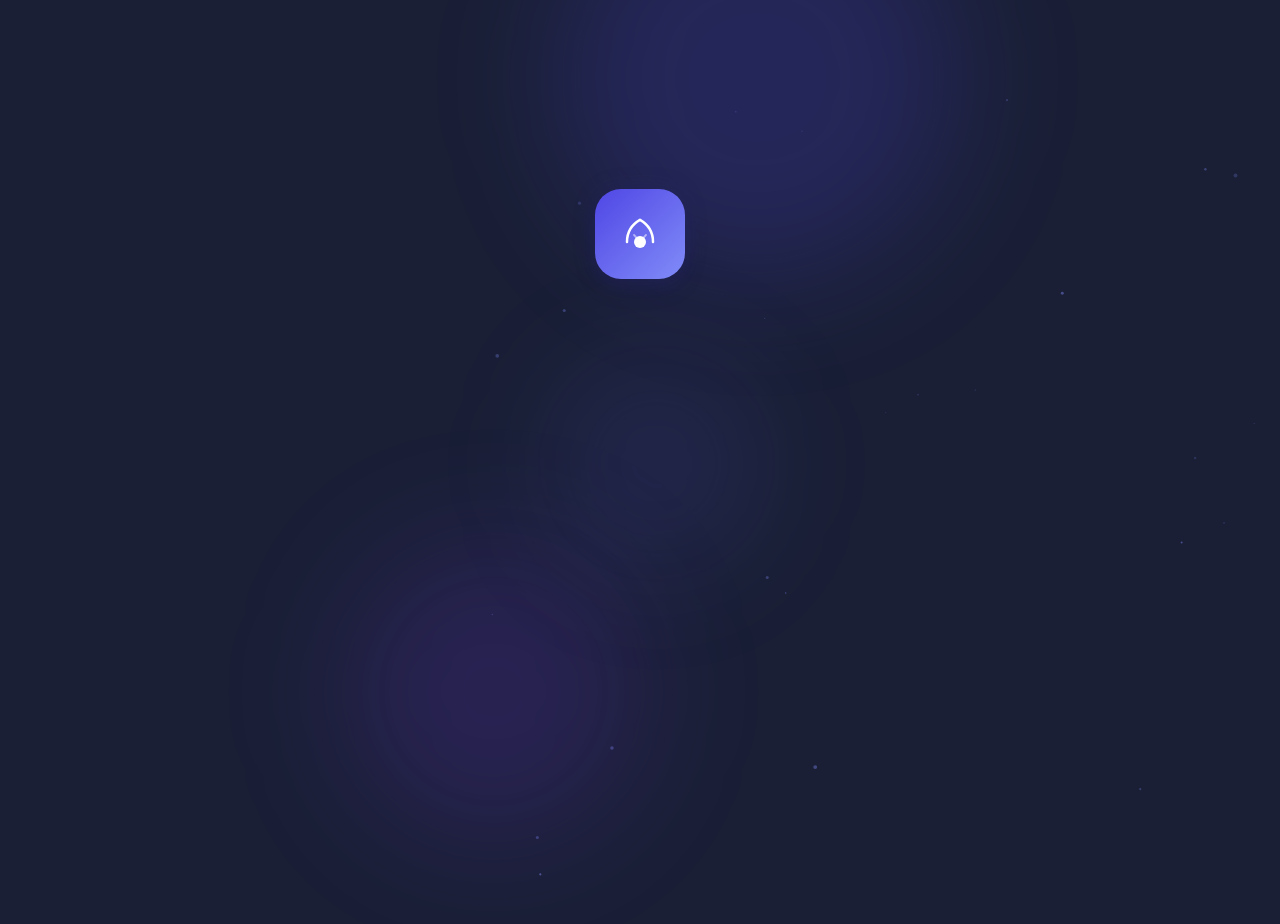
<file: index.html>
<!DOCTYPE html>
<html lang="en">
<head>
  <meta charset="UTF-8">
  <meta name="viewport" content="width=device-width, initial-scale=1.0, maximum-scale=1.0, user-scalable=no">
  <meta name="theme-color" content="#1A1F36">
  <title>Schola</title>
  <link rel="stylesheet" href="css/schola.css">
  <!-- GSAP -->
  <script src="https://cdn.jsdelivr.net/npm/gsap@3.12.5/dist/gsap.min.js"></script>
  <style>
    body {
      background: #1A1F36;
      min-height: 100vh;
      display: flex;
      flex-direction: column;
      overflow: hidden;
      position: relative;
    }

    /* Particle canvas */
    #particles { position: absolute; inset: 0; z-index: 0; }

    /* Animated orbs */
    .orb {
      position: absolute;
      border-radius: 50%;
      filter: blur(60px);
      pointer-events: none;
    }
    .orb-1 {
      width: 400px; height: 400px;
      background: rgba(79,70,229,0.2);
      top: -120px; right: -100px;
    }
    .orb-2 {
      width: 300px; height: 300px;
      background: rgba(124,58,237,0.15);
      bottom: 60px; left: -80px;
    }
    .orb-3 {
      width: 200px; height: 200px;
      background: rgba(99,102,241,0.12);
      top: 40%; left: 30%;
    }

    /* Logo mark */
    .logo-mark {
      width: 90px; height: 90px;
      border-radius: 26px;
      background: linear-gradient(135deg, #4F46E5, #818cf8);
      display: flex; align-items: center; justify-content: center;
      margin: 0 auto;
      position: relative;
      opacity: 0;
    }
    .logo-mark::after {
      content: '';
      position: absolute; inset: -2px;
      border-radius: 28px;
      background: linear-gradient(135deg, #4F46E5, #818cf8, #a5b4fc);
      z-index: -1;
      opacity: 0;
      transition: opacity 0.3s;
    }

    .brand-name {
      font-family: 'Plus Jakarta Sans', sans-serif;
      font-size: 54px; font-weight: 800;
      letter-spacing: -2px;
      background: linear-gradient(135deg, #fff 30%, #818cf8 100%);
      -webkit-background-clip: text;
      -webkit-text-fill-color: transparent;
      background-clip: text;
      opacity: 0; transform: translateY(20px);
    }

    .tagline {
      font-size: 15px;
      color: rgba(255,255,255,0.4);
      opacity: 0; transform: translateY(16px);
    }

    .features-row {
      display: flex; gap: 8px; flex-wrap: wrap;
      justify-content: center;
      opacity: 0;
    }
    .feature-pill {
      display: flex; align-items: center; gap: 6px;
      background: rgba(255,255,255,0.07);
      border: 1px solid rgba(255,255,255,0.1);
      border-radius: var(--r-full);
      padding: 7px 14px;
      font-size: 12px; font-weight: 600;
      color: rgba(255,255,255,0.65);
      font-family: 'Plus Jakarta Sans', sans-serif;
    }
    .feature-pill svg { opacity: 0.7; }

    .cta-block { opacity: 0; transform: translateY(24px); width: 100%; }

    .social-proof {
      display: flex; align-items: center; justify-content: center; gap: 8px;
      margin-bottom: 20px;
    }
    .avatars {
      display: flex;
    }
    .avatar-dot {
      width: 28px; height: 28px; border-radius: 50%;
      border: 2px solid #1A1F36;
      margin-left: -8px;
      font-size: 11px; font-weight: 700;
      display: flex; align-items: center; justify-content: center;
      color: #fff; font-family: 'Plus Jakarta Sans', sans-serif;
    }
    .avatar-dot:first-child { margin-left: 0; }

    /* Scroll indicator */
    .scroll-hint {
      display: flex; flex-direction: column; align-items: center; gap: 6px;
      opacity: 0;
    }
    .scroll-dot {
      width: 5px; height: 5px; border-radius: 50%;
      background: rgba(255,255,255,0.3);
    }
    .scroll-dot.active { background: var(--indigo); }
  </style>
</head>
<body>
  <canvas id="particles"></canvas>
  <div class="orb orb-1" id="orb1"></div>
  <div class="orb orb-2" id="orb2"></div>
  <div class="orb orb-3" id="orb3"></div>

  <!-- TOP SPACER -->
  <div style="flex:1; min-height: 48px;"></div>

  <!-- CENTER CONTENT -->
  <div style="display:flex;flex-direction:column;align-items:center;text-align:center;
    gap:20px;padding:0 24px;z-index:1;">

    <!-- Logo -->
    <div class="logo-mark" id="logo-mark">
      <svg width="46" height="46" viewBox="0 0 46 46" fill="none">
        <path id="logo-path-1" d="M10 31C10 20 16 13 23 9C30 13 36 20 36 31"
          stroke="white" stroke-width="2.5" stroke-linecap="round" fill="none"
          stroke-dasharray="60" stroke-dashoffset="60"/>
        <circle id="logo-circle" cx="23" cy="31" r="6" fill="white" opacity="0"/>
        <path id="logo-path-2" d="M17 24L23 31L29 24"
          stroke="white" stroke-width="2" stroke-linecap="round"
          stroke-linejoin="round" fill="none" opacity="0"/>
      </svg>
    </div>

    <!-- Brand name -->
    <h1 class="brand-name" id="brand-name">Schola</h1>

    <!-- Tagline -->
    <p class="tagline" id="tagline">Your campus. Your edge.</p>

    <!-- Feature pills -->
    <div class="features-row" id="features">
      <div class="feature-pill" data-icon-pill="zap">
        <svg width="14" height="14" viewBox="0 0 24 24" fill="currentColor" stroke="none">
          <polygon points="13 2 3 14 12 14 11 22 21 10 12 10 13 2"/>
        </svg>
        AI Tutor
      </div>
      <div class="feature-pill">
        <svg width="14" height="14" viewBox="0 0 24 24" fill="none" stroke="currentColor" stroke-width="2">
          <rect x="1" y="4" width="22" height="16" rx="2"/><line x1="1" y1="10" x2="23" y2="10"/>
        </svg>
        Smart Payments
      </div>
      <div class="feature-pill">
        <svg width="14" height="14" viewBox="0 0 24 24" fill="currentColor" stroke="none">
          <polygon points="12 2 15.09 8.26 22 9.27 17 14.14 18.18 21.02 12 17.77 5.82 21.02 7 14.14 2 9.27 8.91 8.26 12 2"/>
        </svg>
        Campus Rankings
      </div>
    </div>
  </div>

  <!-- BOTTOM SPACER -->
  <div style="flex:1;"></div>

  <!-- CTA BLOCK -->
  <div style="padding:0 24px 48px;z-index:1;" class="cta-block" id="cta-block">
    <!-- Social proof -->
    <div class="social-proof" style="margin-bottom:24px;">
      <div class="avatars">
        <div class="avatar-dot" style="background:#4F46E5;">J</div>
        <div class="avatar-dot" style="background:#059669;">A</div>
        <div class="avatar-dot" style="background:#D97706;">E</div>
        <div class="avatar-dot" style="background:#7C3AED;">F</div>
      </div>
      <p style="font-size:12px;color:rgba(255,255,255,0.45);">
        Built for Nigerian students
      </p>
    </div>

    <div style="display:flex;flex-direction:column;gap:12px;">
      <button class="btn btn-primary" id="btn-start" onclick="handleStart()">
        <svg width="18" height="18" viewBox="0 0 24 24" fill="none" stroke="currentColor" stroke-width="2.5">
          <polyline points="13 2 3 14 12 14 11 22 21 10 12 10 13 2"/>
        </svg>
        Get Started — It's Free
      </button>
      <button class="btn btn-ghost-dark" id="btn-login" onclick="handleLogin()">
        I Already Have an Account
      </button>
    </div>
  </div>

  <script src="js/config.js"></script>
  <script src="js/utils.js"></script>
  <script src="js/icons.js"></script>
  <script src="js/animations.js"></script>
  <script>
    // Redirect if logged in
    if (Session.get()) {
      window.location.href = 'home.html';
    }

    // ── PARTICLE BACKGROUND ────────────────
    const canvas  = document.getElementById('particles');
    const ctx     = canvas.getContext('2d');
    canvas.width  = window.innerWidth;
    canvas.height = window.innerHeight;

    const particles = Array.from({ length: 40 }, () => ({
      x:    Math.random() * canvas.width,
      y:    Math.random() * canvas.height,
      r:    Math.random() * 1.5 + 0.5,
      dx:   (Math.random() - 0.5) * 0.4,
      dy:   (Math.random() - 0.5) * 0.4,
      opacity: Math.random() * 0.4 + 0.1
    }));

    function drawParticles() {
      ctx.clearRect(0, 0, canvas.width, canvas.height);
      particles.forEach(p => {
        ctx.beginPath();
        ctx.arc(p.x, p.y, p.r, 0, Math.PI * 2);
        ctx.fillStyle = `rgba(129,140,248,${p.opacity})`;
        ctx.fill();
        p.x += p.dx; p.y += p.dy;
        if (p.x < 0 || p.x > canvas.width)  p.dx *= -1;
        if (p.y < 0 || p.y > canvas.height) p.dy *= -1;
      });
      requestAnimationFrame(drawParticles);
    }
    drawParticles();

    // ── ENTRANCE ANIMATION ─────────────────
    const tl = gsap.timeline({ delay: 0.2 });

    // Orb drift
    gsap.to('#orb1', { x: 20, y: -20, duration: 8, ease: 'sine.inOut', yoyo: true, repeat: -1 });
    gsap.to('#orb2', { x: -20, y: 15, duration: 10, ease: 'sine.inOut', yoyo: true, repeat: -1 });
    gsap.to('#orb3', { x: 15, y: 20, duration: 7, ease: 'sine.inOut', yoyo: true, repeat: -1 });

    // Logo mark entrance
    tl.to('#logo-mark', { opacity: 1, duration: 0.5, ease: 'power2.out' })

    // Draw logo SVG path
    .to('#logo-path-1', {
        strokeDashoffset: 0, duration: 0.9, ease: 'power2.out'
      }, '-=0.2')
    .to('#logo-circle', { opacity: 1, scale: 1, duration: 0.4,
        transformOrigin: 'center', ease: 'back.out(2)' }, '-=0.3')
    .to('#logo-path-2', { opacity: 0.5, duration: 0.3 }, '-=0.1')

    // Logo float
    .add(() => {
      gsap.to('#logo-mark', {
        y: -10, duration: 3, ease: 'sine.inOut', yoyo: true, repeat: -1
      });
    })

    // Glow on logo
    .to('#logo-mark', {
      boxShadow: '0 0 40px rgba(79,70,229,0.5), 0 20px 40px rgba(79,70,229,0.3)',
      duration: 0.6
    }, '<')

    // Brand name
    .to('#brand-name', {
      opacity: 1, y: 0, duration: 0.6, ease: 'power3.out'
    }, '-=0.3')

    // Tagline
    .to('#tagline', {
      opacity: 1, y: 0, duration: 0.5, ease: 'power3.out'
    }, '-=0.3')

    // Features
    .to('#features', { opacity: 1, duration: 0.5 }, '-=0.2')
    .fromTo('#features .feature-pill',
      { opacity: 0, y: 10, scale: 0.9 },
      { opacity: 1, y: 0, scale: 1, stagger: 0.07,
        duration: 0.4, ease: 'back.out(1.5)' }, '<')

    // CTA block
    .to('#cta-block', {
      opacity: 1, y: 0, duration: 0.6, ease: 'power3.out'
    }, '-=0.1');

    // Button hover effects
    ['btn-start', 'btn-login'].forEach(id => {
      const btn = document.getElementById(id);
      btn.addEventListener('pointerdown', (e) => Micro.ripple(e));
    });

    function handleStart() {
      Micro.haptic([15]);
      Micro.press(document.getElementById('btn-start'));
      setTimeout(() => goTo('auth.html?mode=register'), 120);
    }
    function handleLogin() {
      Micro.haptic([10]);
      setTimeout(() => goTo('auth.html?mode=login'), 100);
    }
  </script>
</body>
</html>
</file>
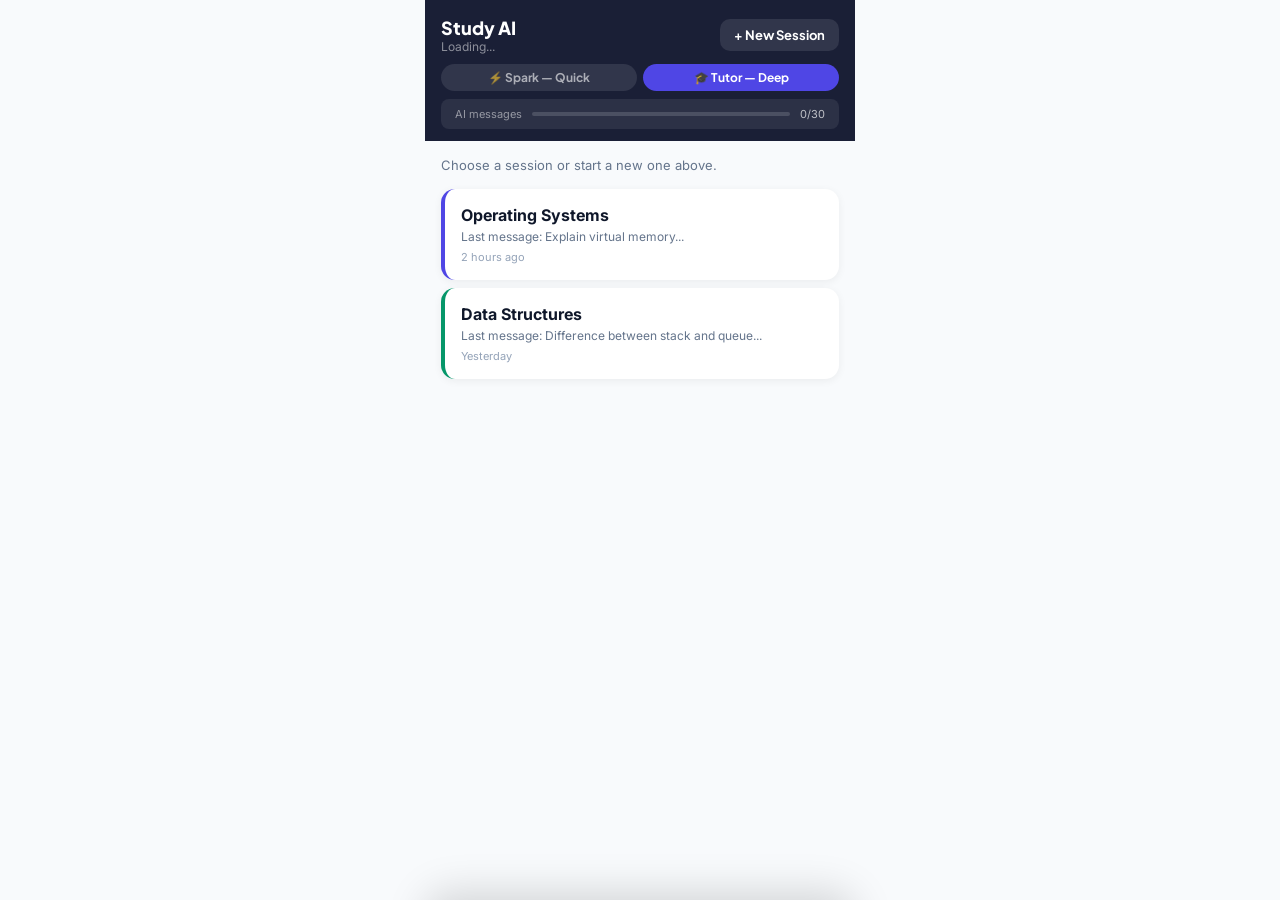
<file: study.html>
<!DOCTYPE html>
<html lang="en">
<head>
  <meta charset="UTF-8">
  <meta name="viewport" content="width=device-width, initial-scale=1.0, maximum-scale=1.0, user-scalable=no">
  <title>Schola — Study</title>
  <link rel="stylesheet" href="css/schola.css">
  <style>
    body { background: #F8FAFC; }

    .study-header {
      background: #1A1F36; padding: 16px 16px 12px; color: #fff;
      position: sticky; top: 0; z-index: 50;
    }
    .ai-mode-tabs {
      display: flex; gap: 6px; margin-top: 10px;
    }
    .mode-tab {
      padding: 6px 14px; border-radius: 20px; font-size: 12px; font-weight: 700;
      font-family: 'Plus Jakarta Sans', sans-serif; border: none; cursor: pointer;
      transition: all 0.2s;
    }
    .mode-tab.active { background: #4F46E5; color: #fff; }
    .mode-tab:not(.active) { background: rgba(255,255,255,0.1); color: rgba(255,255,255,0.6); }

    .chat-screen {
      display: flex; flex-direction: column;
      height: calc(100vh - 60px - 80px);
    }
    .chat-messages {
      flex: 1; overflow-y: auto; padding: 16px;
      display: flex; flex-direction: column; gap: 14px;
      padding-bottom: 80px;
    }

    /* Session list */
    .session-card {
      background: #fff; border-radius: 14px; padding: 16px;
      box-shadow: 0 2px 8px rgba(0,0,0,0.06); cursor: pointer;
      transition: transform 0.12s; margin-bottom: 8px;
      border-left: 4px solid #4F46E5;
    }
    .session-card:active { transform: scale(0.98); }

    /* Goal screen */
    .goal-screen {
      display: flex; flex-direction: column; align-items: center;
      justify-content: center; padding: 32px 24px; gap: 20px;
      min-height: 70vh;
    }

    .quota-bar {
      background: rgba(255,255,255,0.08); border-radius: 8px;
      padding: 8px 14px; margin-top: 8px;
      display: flex; align-items: center; justify-content: space-between;
    }
    .quota-fill {
      height: 4px; background: rgba(255,255,255,0.15);
      border-radius: 2px; flex: 1; margin: 0 10px; overflow: hidden;
    }
    .quota-fill-inner {
      height: 100%; background: #4F46E5;
      border-radius: 2px; transition: width 0.5s ease;
    }
  </style>
</head>
<body>

  <!-- HEADER -->
  <div class="study-header">
    <div style="display:flex;align-items:center;justify-content:space-between;">
      <div>
        <h2 style="font-size:18px;font-weight:800;">Study AI</h2>
        <p style="font-size:12px;color:rgba(255,255,255,0.5);" id="dept-badge">Loading...</p>
      </div>
      <div style="display:flex;gap:8px;">
        <button id="new-session-btn" onclick="showGoalScreen()"
          style="background:rgba(255,255,255,0.1);border:none;border-radius:10px;
          padding:8px 14px;color:#fff;font-size:13px;font-weight:700;cursor:pointer;
          font-family:'Plus Jakarta Sans',sans-serif;">
          + New Session
        </button>
      </div>
    </div>
    <!-- AI Mode tabs -->
    <div class="ai-mode-tabs">
      <button class="mode-tab" id="tab-spark" onclick="switchMode('spark')">⚡ Spark — Quick</button>
      <button class="mode-tab active" id="tab-tutor" onclick="switchMode('tutor')">🎓 Tutor — Deep</button>
    </div>
    <!-- Quota bar -->
    <div class="quota-bar" id="quota-bar">
      <span style="font-size:11px;color:rgba(255,255,255,0.5);">AI messages</span>
      <div class="quota-fill">
        <div class="quota-fill-inner" id="quota-fill-inner" style="width:0%"></div>
      </div>
      <span style="font-size:11px;color:rgba(255,255,255,0.7);" id="quota-text">0/30</span>
    </div>
  </div>

  <!-- CONTENT AREA (switched by JS) -->
  <div id="main-content">

    <!-- SESSION LIST VIEW (default) -->
    <div id="sessions-view" style="padding:16px 16px 100px;">
      <p style="font-size:13px;color:#64748B;margin-bottom:16px;">
        Choose a session or start a new one above.
      </p>
      <div id="sessions-list">
        <div class="session-card" onclick="loadSession('os')">
          <div style="font-weight:700;margin-bottom:4px;">Operating Systems</div>
          <div style="font-size:12px;color:#64748B;">Last message: Explain virtual memory...</div>
          <div style="font-size:11px;color:#94A3B8;margin-top:6px;">2 hours ago</div>
        </div>
        <div class="session-card" onclick="loadSession('ds')" style="border-color:#059669;">
          <div style="font-weight:700;margin-bottom:4px;">Data Structures</div>
          <div style="font-size:12px;color:#64748B;">Last message: Difference between stack and queue...</div>
          <div style="font-size:11px;color:#94A3B8;margin-top:6px;">Yesterday</div>
        </div>
      </div>
    </div>

    <!-- GOAL SCREEN (for Tutor mode) -->
    <div id="goal-view" style="display:none;" class="goal-screen">
      <div style="text-align:center;">
        <div style="font-size:48px;margin-bottom:8px;">🎓</div>
        <h2 style="font-size:22px;font-weight:800;margin-bottom:8px;">What do you want to learn?</h2>
        <p style="font-size:14px;color:#64748B;line-height:1.5;">
          Setting a goal makes your study session<br>more focused and effective.
        </p>
      </div>
      <div style="width:100%;">
        <div class="input-group" style="margin-bottom:12px;">
          <label class="input-label">Subject / Course</label>
          <div class="input-wrap">
            <input type="text" id="goal-subject" placeholder="e.g. Operating Systems, Calculus"/>
          </div>
        </div>
        <div class="input-group">
          <label class="input-label">Your goal for this session</label>
          <div class="input-wrap">
            <input type="text" id="goal-text"
              placeholder="e.g. Understand memory management"/>
          </div>
        </div>
      </div>
      <div style="width:100%;display:flex;flex-direction:column;gap:10px;">
        <button class="btn btn-primary" onclick="startTutorSession()">
          Start Learning 🚀
        </button>
        <button class="btn btn-secondary" onclick="showSessions()">
          Cancel
        </button>
      </div>
    </div>

    <!-- CHAT VIEW -->
    <div id="chat-view" style="display:none;flex-direction:column;height:calc(100vh - 130px);">
      
      <!-- Chat top bar -->
      <div style="display:flex;align-items:center;gap:10px;padding:12px 16px;
        background:#fff;border-bottom:1px solid #E2E8F0;position:sticky;top:0;z-index:10;">
        <button onclick="showSessions()" style="background:none;border:none;cursor:pointer;
          padding:4px;color:#64748B;">
          <svg width="20" height="20" viewBox="0 0 24 24" fill="none" stroke="currentColor" stroke-width="2.5">
            <polyline points="15 18 9 12 15 6"/>
          </svg>
        </button>
        <div style="flex:1;">
          <div id="chat-title" style="font-size:15px;font-weight:700;font-family:'Plus Jakarta Sans',sans-serif;">
            Session
          </div>
          <div id="chat-subtitle" style="font-size:12px;color:#64748B;"></div>
        </div>
        <button onclick="clearChat()" style="background:none;border:none;cursor:pointer;
          font-size:12px;color:#DC2626;font-weight:600;">Clear</button>
      </div>

      <!-- Messages -->
      <div class="chat-messages" id="chat-messages">
        <!-- messages injected here -->
      </div>

    </div>
  </div>

  <!-- CHAT INPUT BAR -->
  <div class="chat-input-bar" id="chat-input-bar" style="display:none;">
    <label style="cursor:pointer;display:flex;align-items:center;">
      <input type="file" id="file-input" accept="image/*,.pdf" style="display:none;"
        onchange="handleFileUpload(this)"/>
      <svg width="24" height="24" viewBox="0 0 24 24" fill="none"
        stroke="#64748B" stroke-width="2" stroke-linecap="round">
        <path d="M21.44 11.05l-9.19 9.19a6 6 0 01-8.49-8.49l9.19-9.19a4 4 0 015.66 5.66l-9.2 9.19a2 2 0 01-2.83-2.83l8.49-8.48"/>
      </svg>
    </label>
    <textarea id="msg-input" placeholder="Ask anything..." rows="1"
      oninput="autoResize(this)" onkeydown="handleEnter(event)"></textarea>
    <button class="chat-send-btn" onclick="sendMessage()">
      <svg width="18" height="18" viewBox="0 0 24 24" fill="none" stroke="#fff" stroke-width="2.5">
        <line x1="22" y1="2" x2="11" y2="13"/>
        <polygon points="22 2 15 22 11 13 2 9 22 2"/>
      </svg>
    </button>
  </div>

  <!-- QUOTA EXCEEDED SHEET -->
  <div class="sheet-overlay" id="quota-overlay" onclick="closeSheet('quota')"></div>
  <div class="sheet" id="quota-sheet">
    <div class="sheet-handle"></div>
    <div style="text-align:center;padding:20px 0;">
      <div style="font-size:48px;margin-bottom:12px;">⚡</div>
      <h3 style="font-size:20px;font-weight:800;margin-bottom:8px;">AI Limit Reached</h3>
      <p style="font-size:14px;color:#64748B;margin-bottom:24px;line-height:1.5;">
        You have used your 30 free AI messages this month. Upgrade to Pro for unlimited studying.
      </p>
      <button class="btn btn-primary" onclick="goTo('profile.html?tab=subscription')">
        Upgrade to Pro — ₦1,500/month
      </button>
      <button class="btn btn-secondary" style="margin-top:10px;" onclick="closeSheet('quota')">
        Maybe Later
      </button>
    </div>
  </div>

  <script src="js/config.js"></script>
  <script src="js/utils.js"></script>
  <script>
    const user = Session.require();

    let currentMode    = 'tutor';
    let currentSession = { subject: '', goal: '', messages: [] };
    let isTyping       = false;

    // Update dept badge
    document.getElementById('dept-badge').textContent =
      `${user.department || 'Your department'} · ${user.level || ''}L`;

    // Update quota display
    function updateQuota() {
      const used  = AiQuota.get();
      const max   = SCHOLA_CONFIG.freeAiMessages;
      const isPro = Session.get()?.plan === 'pro';
      const pct   = isPro ? 0 : Math.min(100, (used / max) * 100);
      document.getElementById('quota-fill-inner').style.width = pct + '%';
      document.getElementById('quota-text').textContent = isPro ? '∞ Pro' : `${used}/${max}`;
    }
    updateQuota();

    function switchMode(mode) {
      currentMode = mode;
      document.getElementById('tab-spark').classList.toggle('active', mode === 'spark');
      document.getElementById('tab-tutor').classList.toggle('active', mode === 'tutor');
      
      if (mode === 'spark') {
        // Spark goes straight to chat
        currentSession = {
          subject: '⚡ Spark',
          goal: 'Quick questions and answers',
          messages: [{
            role: 'ai',
            text: `Hey ${user.fullName?.split(' ')[0] || 'there'}! ⚡ I'm Spark — ask me anything quick. For deep study sessions, switch to Tutor mode.`
          }]
        };
        document.getElementById('chat-title').textContent = '⚡ Spark — Quick AI';
        document.getElementById('chat-subtitle').textContent = 'Fast answers, casual questions';
        renderChatView();
      } else {
        showSessions();
      }
    }

    function showSessions() {
      document.getElementById('sessions-view').style.display = 'block';
      document.getElementById('goal-view').style.display    = 'none';
      document.getElementById('chat-view').style.display    = 'none';
      document.getElementById('chat-input-bar').style.display = 'none';
    }

    function showGoalScreen() {
      if (currentMode === 'spark') { switchMode('spark'); return; }
      document.getElementById('sessions-view').style.display = 'none';
      document.getElementById('goal-view').style.display    = 'flex';
      document.getElementById('chat-view').style.display    = 'none';
      document.getElementById('chat-input-bar').style.display = 'none';
    }

    function startTutorSession() {
      const subject = document.getElementById('goal-subject').value.trim();
      const goal    = document.getElementById('goal-text').value.trim();
      if (!subject || !goal) { toast('Please fill in both fields', 'error'); return; }

      currentSession = {
        subject, goal,
        messages: [{
          role: 'ai',
          text: `Great! Today we are focusing on **${subject}**.\n\nYour goal: *${goal}*\n\nBefore I dive in — tell me what you already know about this topic. Even a little bit helps me teach you better. 🎓`
        }]
      };

      document.getElementById('chat-title').textContent    = subject;
      document.getElementById('chat-subtitle').textContent = goal;
      
      // Update streak
      const today    = new Date().toDateString();
      const lastStudy = localStorage.getItem('schola_last_study');
      if (lastStudy !== today) {
        const streak = lastStudy
          ? (new Date().getDate() - new Date(lastStudy).getDate() === 1
            ? parseInt(localStorage.getItem('schola_streak') || '0') + 1 : 1)
          : 1;
        localStorage.setItem('schola_streak', streak);
        localStorage.setItem('schola_last_study', today);
      }

      renderChatView();
    }

    function loadSession(id) {
      // Load from localStorage
      const saved = JSON.parse(localStorage.getItem('session_' + id) || 'null');
      if (saved) {
        currentSession = saved;
      } else {
        currentSession = {
          subject: id === 'os' ? 'Operating Systems' : 'Data Structures',
          goal: 'Continue previous session',
          messages: [{ role: 'ai', text: 'Welcome back! Where would you like to continue?' }]
        };
      }
      document.getElementById('chat-title').textContent    = currentSession.subject;
      document.getElementById('chat-subtitle').textContent = currentSession.goal;
      renderChatView();
    }

    function renderChatView() {
      document.getElementById('sessions-view').style.display = 'none';
      document.getElementById('goal-view').style.display    = 'none';
      document.getElementById('chat-view').style.display    = 'flex';
      document.getElementById('chat-input-bar').style.display = 'flex';
      renderMessages();
      scrollChat();
    }

    function renderMessages() {
      const wrap = document.getElementById('chat-messages');
      wrap.innerHTML = currentSession.messages.map(m => buildBubble(m)).join('');
    }

    function buildBubble(m) {
      const isAi = m.role === 'ai';
      // Simple markdown: **bold** and *italic*
      const html = (m.text || '')
        .replace(/\*\*(.*?)\*\*/g, '<strong>$1</strong>')
        .replace(/\*(.*?)\*/g, '<em>$1</em>')
        .replace(/\n/g, '<br>');
      return `
        <div class="msg ${isAi ? 'ai' : 'user'}">
          <div class="bubble">${html}</div>
        </div>`;
    }

    function showTypingIndicator() {
      const wrap = document.getElementById('chat-messages');
      const el   = document.createElement('div');
      el.id      = 'typing-indicator';
      el.className = 'msg ai';
      el.innerHTML = `
        <div class="bubble" style="display:flex;gap:4px;align-items:center;padding:14px 16px;">
          <div class="typing-dot"></div>
          <div class="typing-dot"></div>
          <div class="typing-dot"></div>
        </div>`;
      wrap.appendChild(el);
      scrollChat();
    }

    function removeTypingIndicator() {
      const el = document.getElementById('typing-indicator');
      if (el) el.remove();
    }

    function scrollChat() {
      const wrap = document.getElementById('chat-messages');
      wrap.scrollTop = wrap.scrollHeight;
    }

    async function sendMessage() {
      const inp  = document.getElementById('msg-input');
      const text = inp.value.trim();
      if (!text || isTyping) return;

      // Check quota
      if (AiQuota.over()) { openSheet('quota'); return; }

      // Add user message
      currentSession.messages.push({ role: 'user', text });
      inp.value = '';
      inp.style.height = 'auto';
      renderMessages();
      showTypingIndicator();
      scrollChat();
      isTyping = true;

      try {
        // Build system prompt based on mode
        const isTutor = currentMode === 'tutor';
        const sysPrompt = isTutor
          ? `You are Schola Tutor, a patient and skilled university teacher. 
             The student's name is ${user.fullName?.split(' ')[0]}. 
             They are studying ${user.department} at Level ${user.level}.
             Current session: ${currentSession.subject}. Goal: ${currentSession.goal}.
             Teaching rules:
             - Use the Socratic method when appropriate — ask questions back
             - Explain concepts with relatable Nigerian everyday analogies
             - Keep responses clear and structured but conversational
             - If they seem confused, simplify further
             - Celebrate when they get things right
             - Never just give exam answers — teach the concept first`
          : `You are Spark, a quick and witty AI assistant for Nigerian university students.
             The student's name is ${user.fullName?.split(' ')[0]}.
             Rules:
             - Keep answers SHORT and punchy
             - If the question needs deep teaching, say: "Take this to your Tutor session for a full breakdown 🎓"
             - Be conversational and friendly
             - Use simple language`;

        // Build conversation history for context
        const history = currentSession.messages.slice(-8);
        const prompt  = history.map(m => `${m.role === 'user' ? 'Student' : 'AI'}: ${m.text}`).join('\n') + '\nAI:';

        const response = await askGemini(prompt, sysPrompt);

        removeTypingIndicator();
        currentSession.messages.push({ role: 'ai', text: response });
        AiQuota.inc();
        updateQuota();
        renderMessages();
        scrollChat();

        // Save session to localStorage
        const sessionKey = 'session_' + currentSession.subject.replace(/\s+/g, '_').toLowerCase();
        localStorage.setItem(sessionKey, JSON.stringify(currentSession));

      } catch (e) {
        removeTypingIndicator();
        currentSession.messages.push({ role: 'ai', text: 'Sorry, I could not connect right now. Check your internet and try again.' });
        renderMessages();
      }
      isTyping = false;
    }

    function handleEnter(e) {
      if (e.key === 'Enter' && !e.shiftKey) { e.preventDefault(); sendMessage(); }
    }

    function autoResize(el) {
      el.style.height = 'auto';
      el.style.height = Math.min(el.scrollHeight, 120) + 'px';
    }

    async function handleFileUpload(input) {
      if (!input.files[0]) return;
      const file = input.files[0];
      toast('Reading ' + file.name + '...', 'default', 2000);

      // For images — convert to base64 and send to Gemini with vision
      if (file.type.startsWith('image/')) {
        const reader = new FileReader();
        reader.onload = async (e) => {
          const base64 = e.target.result.split(',')[1];
          currentSession.messages.push({ role: 'user', text: `[Uploaded: ${file.name}]` });
          showTypingIndicator();
          renderMessages();

          try {
            const res = await fetch(
              `${SCHOLA_CONFIG.geminiUrl}?key=${SCHOLA_CONFIG.geminiKey}`,
              {
                method: 'POST',
                headers: { 'Content-Type': 'application/json' },
                body: JSON.stringify({
                  contents: [{
                    parts: [
                      { text: `You are Schola Tutor. A student has uploaded a photo of their study material. 
                        Analyse it carefully and explain the key concepts shown. 
                        Make it educational and easy to understand. Student is studying ${user.department}.` },
                      { inline_data: { mime_type: file.type, data: base64 } }
                    ]
                  }]
                })
              }
            );
            const data = await res.json();
            const reply = data.candidates?.[0]?.content?.parts?.[0]?.text || 'Could not read the image.';
            removeTypingIndicator();
            currentSession.me
</file>
<file: css/schola.css>
@import url('https://fonts.googleapis.com/css2?family=Plus+Jakarta+Sans:wght@400;500;600;700;800&family=Inter:wght@400;500;600&display=swap');

/* ── RESET & BASE ───────────────────────────── */
*, *::before, *::after { box-sizing: border-box; margin: 0; padding: 0; }

:root {
  --navy:         #1A1F36;
  --navy-deep:    #111827;
  --navy-mid:     #252d4a;
  --indigo:       #4F46E5;
  --indigo-glow:  rgba(79,70,229,0.35);
  --indigo-soft:  #EEF2FF;
  --violet:       #7C3AED;
  --bg:           #F8FAFC;
  --surface:      #FFFFFF;
  --green:        #059669;
  --green-soft:   #ECFDF5;
  --red:          #DC2626;
  --red-soft:     #FEF2F2;
  --amber:        #D97706;
  --amber-soft:   #FFFBEB;
  --text:         #0F172A;
  --text-2:       #334155;
  --muted:        #64748B;
  --muted-2:      #94A3B8;
  --border:       #E2E8F0;
  --border-2:     #F1F5F9;

  /* Shadows */
  --shadow-xs:    0 1px 3px rgba(0,0,0,0.06);
  --shadow-sm:    0 2px 8px rgba(0,0,0,0.08);
  --shadow-md:    0 4px 20px rgba(0,0,0,0.1);
  --shadow-lg:    0 8px 40px rgba(0,0,0,0.14);
  --shadow-indigo: 0 8px 24px rgba(79,70,229,0.3);

  /* Radii */
  --r-sm:   8px;
  --r-md:   12px;
  --r-lg:   16px;
  --r-xl:   20px;
  --r-2xl:  24px;
  --r-full: 999px;

  /* Transitions */
  --ease-spring: cubic-bezier(0.34, 1.56, 0.64, 1);
  --ease-out:    cubic-bezier(0.22, 1, 0.36, 1);
}

body {
  font-family: 'Inter', sans-serif;
  background: var(--bg);
  color: var(--text);
  min-height: 100vh;
  max-width: 430px;
  margin: 0 auto;
  overflow-x: hidden;
  -webkit-font-smoothing: antialiased;
  -moz-osx-font-smoothing: grayscale;
}

h1, h2, h3, h4, h5, .brand { font-family: 'Plus Jakarta Sans', sans-serif; }

/* ── KEYFRAMES ──────────────────────────────── */
@keyframes shimmer {
  0%   { background-position: -200% 0; }
  100% { background-position: 200% 0; }
}
@keyframes spin {
  to { transform: rotate(360deg); }
}
@keyframes gradientFlow {
  0%, 100% { background-position: 0% 50%; }
  50%       { background-position: 100% 50%; }
}
@keyframes floatY {
  0%, 100% { transform: translateY(0px); }
  50%       { transform: translateY(-12px); }
}
@keyframes pulseSlow {
  0%, 100% { opacity: 1; transform: scale(1); }
  50%       { opacity: 0.7; transform: scale(0.97); }
}
@keyframes bounceIn {
  0%   { transform: scale(0); opacity: 0; }
  60%  { transform: scale(1.1); opacity: 1; }
  100% { transform: scale(1); }
}
@keyframes dotBounce {
  0%, 80%, 100% { transform: translateY(0); }
  40%            { transform: translateY(-7px); }
}
@keyframes glow {
  0%, 100% { box-shadow: 0 0 20px rgba(79,70,229,0.3); }
  50%       { box-shadow: 0 0 40px rgba(79,70,229,0.6); }
}
@keyframes drawCheck {
  to { stroke-dashoffset: 0; }
}
@keyframes slideInUp {
  from { transform: translateY(100%); opacity: 0; }
  to   { transform: translateY(0);    opacity: 1; }
}
@keyframes ripple {
  to { transform: scale(2); opacity: 0; }
}
@keyframes navGlow {
  0%, 100% { background: rgba(79,70,229,0.12); }
  50%       { background: rgba(79,70,229,0.2); }
}

/* ── ANIMATED GRADIENT BACKGROUND ──────────── */
.gradient-animated {
  background: linear-gradient(-45deg, #1A1F36, #252d4a, #1e2d5a, #1A1F36);
  background-size: 400% 400%;
  animation: gradientFlow 12s ease infinite;
}

/* ── GLASSMORPHISM ──────────────────────────── */
.glass {
  background: rgba(255,255,255,0.08);
  backdrop-filter: blur(20px);
  -webkit-backdrop-filter: blur(20px);
  border: 1px solid rgba(255,255,255,0.12);
}
.glass-dark {
  background: rgba(0,0,0,0.25);
  backdrop-filter: blur(20px);
  -webkit-backdrop-filter: blur(20px);
  border: 1px solid rgba(255,255,255,0.08);
}

/* ── BUTTONS ────────────────────────────────── */
.btn {
  display: inline-flex;
  align-items: center;
  justify-content: center;
  gap: 8px;
  width: 100%;
  padding: 16px 24px;
  border: none;
  border-radius: var(--r-lg);
  font-family: 'Plus Jakarta Sans', sans-serif;
  font-weight: 700;
  font-size: 15px;
  cursor: pointer;
  text-decoration: none;
  position: relative;
  overflow: hidden;
  user-select: none;
  -webkit-tap-highlight-color: transparent;
  transition: transform 0.15s var(--ease-spring),
              box-shadow 0.2s ease,
              opacity 0.15s;
}
.btn:active { transform: scale(0.95); }

.btn-primary {
  background: linear-gradient(135deg, var(--indigo) 0%, #6366f1 100%);
  color: #fff;
  box-shadow: var(--shadow-indigo);
}
.btn-primary:hover { box-shadow: 0 12px 32px rgba(79,70,229,0.4); }

.btn-secondary {
  background: var(--indigo-soft);
  color: var(--indigo);
}
.btn-ghost-dark {
  background: rgba(255,255,255,0.08);
  color: rgba(255,255,255,0.85);
  border: 1px solid rgba(255,255,255,0.14);
}
.btn-ghost-dark:hover { background: rgba(255,255,255,0.14); }

.btn-danger {
  background: var(--red-soft);
  color: var(--red);
}
.btn-sm {
  padding: 10px 18px;
  font-size: 13px;
  width: auto;
  border-radius: var(--r-md);
}
.btn-icon {
  width: 44px; height: 44px;
  padding: 0;
  border-radius: var(--r-md);
  width: auto;
  aspect-ratio: 1;
}
.btn-loading { opacity: 0.65; pointer-events: none; }

/* ── CARDS ──────────────────────────────────── */
.card {
  background: var(--surface);
  border-radius: var(--r-xl);
  padding: 20px;
  box-shadow: var(--shadow-sm);
}
.card-tap {
  cursor: pointer;
  transition: transform 0.15s var(--ease-spring), box-shadow 0.2s;
}
.card-tap:active {
  transform: scale(0.97);
  box-shadow: var(--shadow-xs);
}

/* ── INPUTS ─────────────────────────────────── */
.field { display: flex; flex-direction: column; gap: 6px; }
.field-label {
  font-size: 13px; font-weight: 600;
  color: var(--text-2);
  letter-spacing: 0.01em;
}
.input-shell {
  display: flex; align-items: center; gap: 10px;
  background: var(--border-2);
  border: 2px solid transparent;
  border-radius: var(--r-lg);
  padding: 14px 16px;
  transition: all 0.2s var(--ease-out);
}
.input-shell:focus-within {
  border-color: var(--indigo);
  background: var(--surface);
  box-shadow: 0 0 0 4px rgba(79,70,229,0.1);
}
.input-shell.has-error {
  border-color: var(--red);
  box-shadow: 0 0 0 4px rgba(220,38,38,0.1);
}
.input-shell.is-valid {
  border-color: var(--green);
}
.input-shell input,
.input-shell select,
.input-shell textarea {
  flex: 1; border: none; background: transparent; outline: none;
  font-family: 'Inter', sans-serif;
  font-size: 15px; color: var(--text);
  -webkit-appearance: none;
}
.input-shell input::placeholder { color: var(--muted-2); }
.field-error {
  font-size: 12px; color: var(--red);
  display: flex; align-items: center; gap: 4px;
}
.field-hint { font-size: 12px; color: var(--muted); }

/* ── BOTTOM NAV ─────────────────────────────── */
.bottom-nav {
  position: fixed;
  bottom: 0; left: 50%; transform: translateX(-50%);
  width: 100%; max-width: 430px;
  background: var(--navy);
  border-top: 1px solid rgba(255,255,255,0.06);
  padding: 8px 4px 28px;
  display: flex;
  justify-content: space-around;
  align-items: center;
  z-index: 100;
}
.nav-item {
  display: flex; flex-direction: column;
  align-items: center; justify-content: center;
  gap: 4px;
  color: rgba(255,255,255,0.35);
  text-decoration: none;
  font-size: 10px; font-weight: 600;
  font-family: 'Plus Jakarta Sans', sans-serif;
  padding: 8px 14px;
  border-radius: var(--r-md);
  transition: color 0.25s var(--ease-out);
  cursor: pointer;
  letter-spacing: 0.03em;
  z-index: 1;
  position: relative;
  -webkit-tap-highlight-color: transparent;
}
.nav-item.active {
  color: #818cf8;
}
.nav-item .icon-wrap {
  transition: transform 0.3s var(--ease-spring);
}
.nav-item.active .icon-wrap {
  transform: scale(1.15) translateY(-1px);
}
/* Active dot */
.nav-item.active::after {
  content: '';
  position: absolute;
  bottom: -2px;
  left: 50%; transform: translateX(-50%);
  width: 4px; height: 4px;
  background: var(--indigo);
  border-radius: 50%;
}

/* ── TOP BAR ─────────────────────────────────── */
.top-bar {
  display: flex; align-items: center; justify-content: space-between;
  padding: 16px 20px 12px;
  position: sticky; top: 0; z-index: 50;
  background: rgba(248,250,252,0.85);
  backdrop-filter: blur(16px);
  -webkit-backdrop-filter: blur(16px);
  border-bottom: 1px solid rgba(226,232,240,0.5);
}

/* ── SCROLLABLE CONTENT ──────────────────────── */
.content { padding: 0 16px 110px; }

/* ── BADGES ─────────────────────────────────── */
.badge {
  display: inline-flex; align-items: center; gap: 4px;
  padding: 4px 10px;
  border-radius: var(--r-full);
  font-size: 11px; font-weight: 700;
  font-family: 'Plus Jakarta Sans', sans-serif;
  white-space: nowrap;
}
.badge-indigo { background: rgba(79,70,229,0.1); color: var(--indigo); }
.badge-green  { background: var(--green-soft);   color: var(--green); }
.badge-red    { background: var(--red-soft);      color: var(--red); }
.badge-amber  { background: var(--amber-soft);    color: var(--amber); }
.badge-navy   { background: rgba(255,255,255,0.15); color: rgba(255,255,255,0.9); }

/* ── SKELETON LOADER ─────────────────────────── */
.skeleton {
  background: linear-gradient(90deg, #E2E8F0 25%, #F8FAFC 50%, #E2E8F0 75%);
  background-size: 200% 100%;
  animation: shimmer 1.5s infinite;
  border-radius: var(--r-lg);
}
.skeleton-text { height: 14px; border-radius: 6px; }
.skeleton-sm   { height: 60px; }
.skeleton-md   { height: 80px; }
.skeleton-lg   { height: 120px; }

/* ── CHAT INTERFACE ──────────────────────────── */
.chat-messages {
  flex: 1; overflow-y: auto;
  padding: 16px; display: flex;
  flex-direction: column; gap: 16px;
}
.message {
  display: flex; flex-direction: column; max-width: 84%;
}
.message.user { align-self: flex-end; }
.message.ai   { align-self: flex-start; }

.bubble {
  padding: 12px 16px;
  font-size: 14px; line-height: 1.65;
  border-radius: 20px;
}
.message.user .bubble {
  background: linear-gradient(135deg, var(--navy), var(--navy-mid));
  color: #fff;
  border-bottom-right-radius: 4px;
}
.message.ai .bubble {
  background: var(--indigo-soft);
  color: var(--text);
  border-bottom-left-radius: 4px;
  border: 1px solid rgba(79,70,229,0.08);
}

/* AI Avatar */
.ai-avatar {
  width: 28px; height: 28px; border-radius: 8px;
  background: linear-gradient(135deg, var(--indigo), #818cf8);
  display: flex; align-items: center; justify-content: center;
  margin-bottom: 6px; flex-shrink: 0;
}

/* Typing indicator */
.typing-bubble {
  background: var(--indigo-soft);
  border-radius: 20px; border-bottom-left-radius: 4px;
  padding: 14px 18px;
  display: flex; gap: 5px; align-items: center;
}
.dot {
  width: 7px; height: 7px;
  background: var(--indigo);
  border-radius: 50%;
}
.dot:nth-child(1) { animation: dotBounce 1.2s 0.0s ease-in-out infinite; }
.dot:nth-child(2) { animation: dotBounce 1.2s 0.2s ease-in-out infinite; }
.dot:nth-child(3) { animation: dotBounce 1.2s 0.4s ease-in-out infinite; }

/* Chat input */
.chat-input-bar {
  position: fixed; bottom: 0;
  left: 50%; transform: translateX(-50%);
  width: 100%; max-width: 430px;
  background: rgba(255,255,255,0.95);
  backdrop-filter: blur(20px);
  -webkit-backdrop-filter: blur(20px);
  border-top: 1px solid var(--border);
  padding: 10px 14px 32px;
  display: flex; align-items: flex-end; gap: 8px;
  z-index: 100;
}
.chat-input-bar textarea {
  flex: 1; border: 2px solid var(--border);
  border-radius: var(--r-lg);
  padding: 10px 14px;
  font-family: 'Inter', sans-serif; font-size: 14px;
  color: var(--text); outline: none; resize: none;
  max-height: 120px; min-height: 44px;
  transition: border-color 0.2s;
  background: var(--border-2);
}
.chat-input-bar textarea:focus {
  border-color: var(--indigo);
  background: var(--surface);
}
.send-btn {
  width: 44px; height: 44px; flex-shrink: 0;
  background: var(--indigo);
  border: none; border-radius: var(--r-md);
  display: flex; align-items: center; justify-content: center;
  cursor: pointer; color: #fff;
  transition: transform 0.15s var(--ease-spring), box-shadow 0.2s;
  box-shadow: 0 4px 12px rgba(79,70,229,0.35);
}
.send-btn:active {
  transform: scale(0.9);
  box-shadow: 0 2px 6px rgba(79,70,229,0.2);
}
.attach-btn {
  width: 40px; height: 40px; flex-shrink: 0;
  background: var(--border-2); border: none;
  border-radius: var(--r-md); cursor: pointer;
  display: flex; align-items: center; justify-content: center;
  color: var(--muted);
  transition: background 0.15s, transform 0.15s;
}
.attach-btn:active { transform: scale(0.92); background: var(--border); }

/* ── BOTTOM SHEET ─────────────────────────────── */
.sheet-overlay {
  position: fixed; inset: 0;
  background: rgba(15,23,42,0.6);
  z-index: 200; opacity: 0;
  pointer-events: none;
  transition: opacity 0.3s;
  backdrop-filter: blur(4px);
}
.sheet-overlay.open { opacity: 1; pointer-events: all; }

.sheet {
  position: fixed; bottom: 0;
  left: 50%; transform: translateX(-50%) translateY(100%);
  width: 100%; max-width: 430px;
  background: var(--surface);
  border-radius: var(--r-2xl) var(--r-2xl) 0 0;
  padding: 0 20px 48px;
  z-index: 201;
  transition: transform 0.45s var(--ease-spring);
  box-shadow: 0 -8px 40px rgba(0,0,0,0.15);
}
.sheet.open {
  transform: translateX(-50%) translateY(0);
}
.sheet-handle {
  width: 36px; height: 4px;
  background: var(--border);
  border-radius: 2px;
  margin: 10px auto 20px;
}

/* ── TOAST ───────────────────────────────────── */
#toast {
  position: fixed; top: -60px;
  left: 50%; transform: translateX(-50%);
  background: var(--navy);
  color: #fff; padding: 12px 20px;
  border-radius: var(--r-xl);
  font-size: 13px; font-weight: 500;
  z-index: 9999; white-space: nowrap;
  max-width: 92%; text-align: center;
  box-shadow: var(--shadow-lg);
  transition: top 0.4s var(--ease-spring);
  display: flex; align-items: center; gap: 8px;
}
#toast.show { top: 20px; }
#toast.success { background: #064E3B; border-left: 3px solid var(--green); }
#toast.error   { background: #7F1D1D; border-left: 3px solid var(--red); }
#toast.info    { background: var(--navy); border-left: 3px solid var(--indigo); }

/* ── SECTION HEADER ──────────────────────────── */
.section-header {
  font-size: 16px; font-weight: 700;
  color: var(--text);
  margin-bottom: 12px;
  display: flex; align-items: center;
  justify-content: space-between;
}
.section-header a {
  font-size: 13px; font-weight: 600;
  color: var(--indigo); text-decoration: none;
}

/* ── DIVIDER ─────────────────────────────────── */
.divider {
  height: 1px; background: var(--border-2);
  margin: 20px 0;
}

/* ── MENU ITEMS ──────────────────────────────── */
.menu-item {
  display: flex; align-items: center; gap: 14px;
  padding: 16px;
  background: var(--surface);
  border-radius: var(--r-lg);
  margin-bottom: 8px;
  cursor: pointer;
  text-decoration: none; color: var(--text);
  box-shadow: var(--shadow-xs);
  transition: transform 0.15s, box-shadow 0.15s;
  -webkit-tap-highlight-color: transparent;
}
.menu-item:active {
  transform: scale(0.98);
  box-shadow: none;
}
.menu-icon {
  width: 40px; height: 40px;
  border-radius: 12px;
  display: flex; align-items: center; justify-content: center;
  flex-shrink: 0;
}

/* ── SCROLLBAR HIDDEN ─────────────────────────── */
* { scrollbar-width: none; }
::-webkit-scrollbar { display: none; }

/* ── SAFE AREA ───────────────────────────────── */
.pb-safe { padding-bottom: env(safe-area-inset-bottom, 20px); }

/* ── QUICK ACTIONS ───────────────────────────── */
.quick-grid {
  display: grid; grid-template-columns: repeat(4, 1fr);
  gap: 10px;
}
.quick-action {
  display: flex; flex-direction: column;
  align-items: center; gap: 8px;
  background: var(--surface);
  border-radius: var(--r-lg);
  padding: 16px 8px;
  text-decoration: none; color: var(--text);
  font-size: 11px; font-weight: 700;
  font-family: 'Plus Jakarta Sans', sans-serif;
  box-shadow: var(--shadow-xs);
  transition: transform 0.15s var(--ease-spring), box-shadow 0.15s;
  -webkit-tap-highlight-color: transparent;
  text-align: center; line-height: 1.3;
  letter-spacing: 0.01em;
}
.quick-action:active { transform: scale(0.93); box-shadow: none; }
.qa-icon {
  width: 44px; height: 44px;
  border-radius: 14px;
  display: flex; align-items: center; justify-content: center;
}

/* ── STATUS RING ─────────────────────────────── */
.ring-container {
  position: relative;
  display: inline-flex;
  align-items: center; justify-content: center;
}
.ring-label {
  position: absolute;
  display: flex; flex-direction: column;
  align-items: center; justify-content: center;
  text-align: center;
}
.ring-pct {
  font-size: 26px; font-weight: 800;
  font-family: 'Plus Jakarta Sans', sans-serif;
}

/* ── FLOATING LABEL INPUT ─────────────────────── */
.float-field {
  position: relative; margin-bottom: 0;
}
.float-field input:focus + label,
.float-field input:not(:placeholder-shown) + label {
  transform: translateY(-22px) scale(0.82);
  color: var(--indigo);
}
.float-field label {
  position: absolute; left: 48px; top: 15px;
  font-size: 15px; color: var(--muted-2);
  pointer-events: none;
  transform-origin: left;
  transition: transform 0.2s, color 0.2s;
}

/* ── FEE CARD ────────────────────────────────── */
.fee-card {
  display: flex; align-items: center; gap: 14px;
  background: var(--surface);
  border-radius: var(--r-xl); padding: 18px;
  box-shadow: var(--shadow-sm);
  margin-bottom: 10px;
  transition: transform 0.15s var(--ease-spring);
  position: relative; overflow: hidden;
}
.fee-card::before {
  content: '';
  position: absolute; left: 0; top: 0; bottom: 0;
  width: 4px;
  background: var(--fee-color, var(--indigo));
  border-radius: 4px 0 0 4px;
}
.fee-card.paid::after {
  content: '';
  position: absolute; inset: 0;
  background: rgba(5,150,105,0.03);
}

/* ── SPINNER ─────────────────────────────────── */
.spinner {
  width: 44px; height: 44px;
  border: 3px solid rgba(255,255,255,0.2);
  border-top-color: #fff;
  border-radius: 50%;
  animation: spin 0.75s linear infinite;
}
.spinner-sm {
  width: 20px; height: 20px;
  border-width: 2px;
  border-color: rgba(79,70,229,0.2);
  border-top-color: var(--indigo);
}
.spinner-indigo {
  border-color: rgba(79,70,229,0.2);
  border-top-color: var(--indigo);
}

/* ── SCHOLA CARD (identity card) ─────────────── */
.schola-id-card {
  background: linear-gradient(135deg, #1A1F36 0%, #2d3561 60%, #1e2450 100%);
  border-radius: 20px; padding: 22px;
  color: #fff; position: relative; overflow: hidden;
  border: 1px solid rgba(255,255,255,0.08);
}
.schola-id-card::before {
  content: '';
  position: absolute; width: 240px; height: 240px;
  background: radial-gradient(circle, rgba(79,70,229,0.3) 0%, transparent 70%);
  top: -60px; right: -60px; pointer-events: none;
}
.schola-id-card::after {
  content: '';
  position: absolute; width: 180px; height: 180px;
  background: radial-gradient(circle, rgba(129,140,248,0.15) 0%, transparent 70%);
  bottom: -40px; left: -40px; pointer-events: none;
}

/* ── BADGE GRID ──────────────────────────────── */
.badges-grid {
  display: grid;
  grid-template-columns: repeat(4, 1fr);
  gap: 10px;
}
.badge-card {
  background: var(--surface);
  border-radius: var(--r-lg); padding: 14px 8px;
  text-align: center;
  box-shadow: var(--shadow-xs);
  transition: transform 0.15s;
}
.badge-card:active { transform: scale(0.95); }
.badge-card.locked { opacity: 0.3; filter: grayscale(1); }
.badge-icon { font-size: 26px; margin-bottom: 6px; }
.badge-label {
  font-size: 10px; color: var(--muted);
  font-weight: 600; line-height: 1.3;
  font-family: 'Plus Jakarta Sans', sans-serif;
}

/* ── MODE TABS ───────────────────────────────── */
.mode-tabs {
  display: flex; gap: 6px;
  background: rgba(255,255,255,0.08);
  border-radius: var(--r-xl); padding: 4px;
}
.mode-tab {
  flex: 1; padding: 8px 12px;
  border: none; border-radius: 16px;
  font-family: 'Plus Jakarta Sans', sans-serif;
  font-weight: 700; font-size: 12px;
  cursor: pointer; color: rgba(255,255,255,0.5);
  background: transparent;
  transition: all 0.25s var(--ease-out);
  -webkit-tap-highlight-color:
</file>
